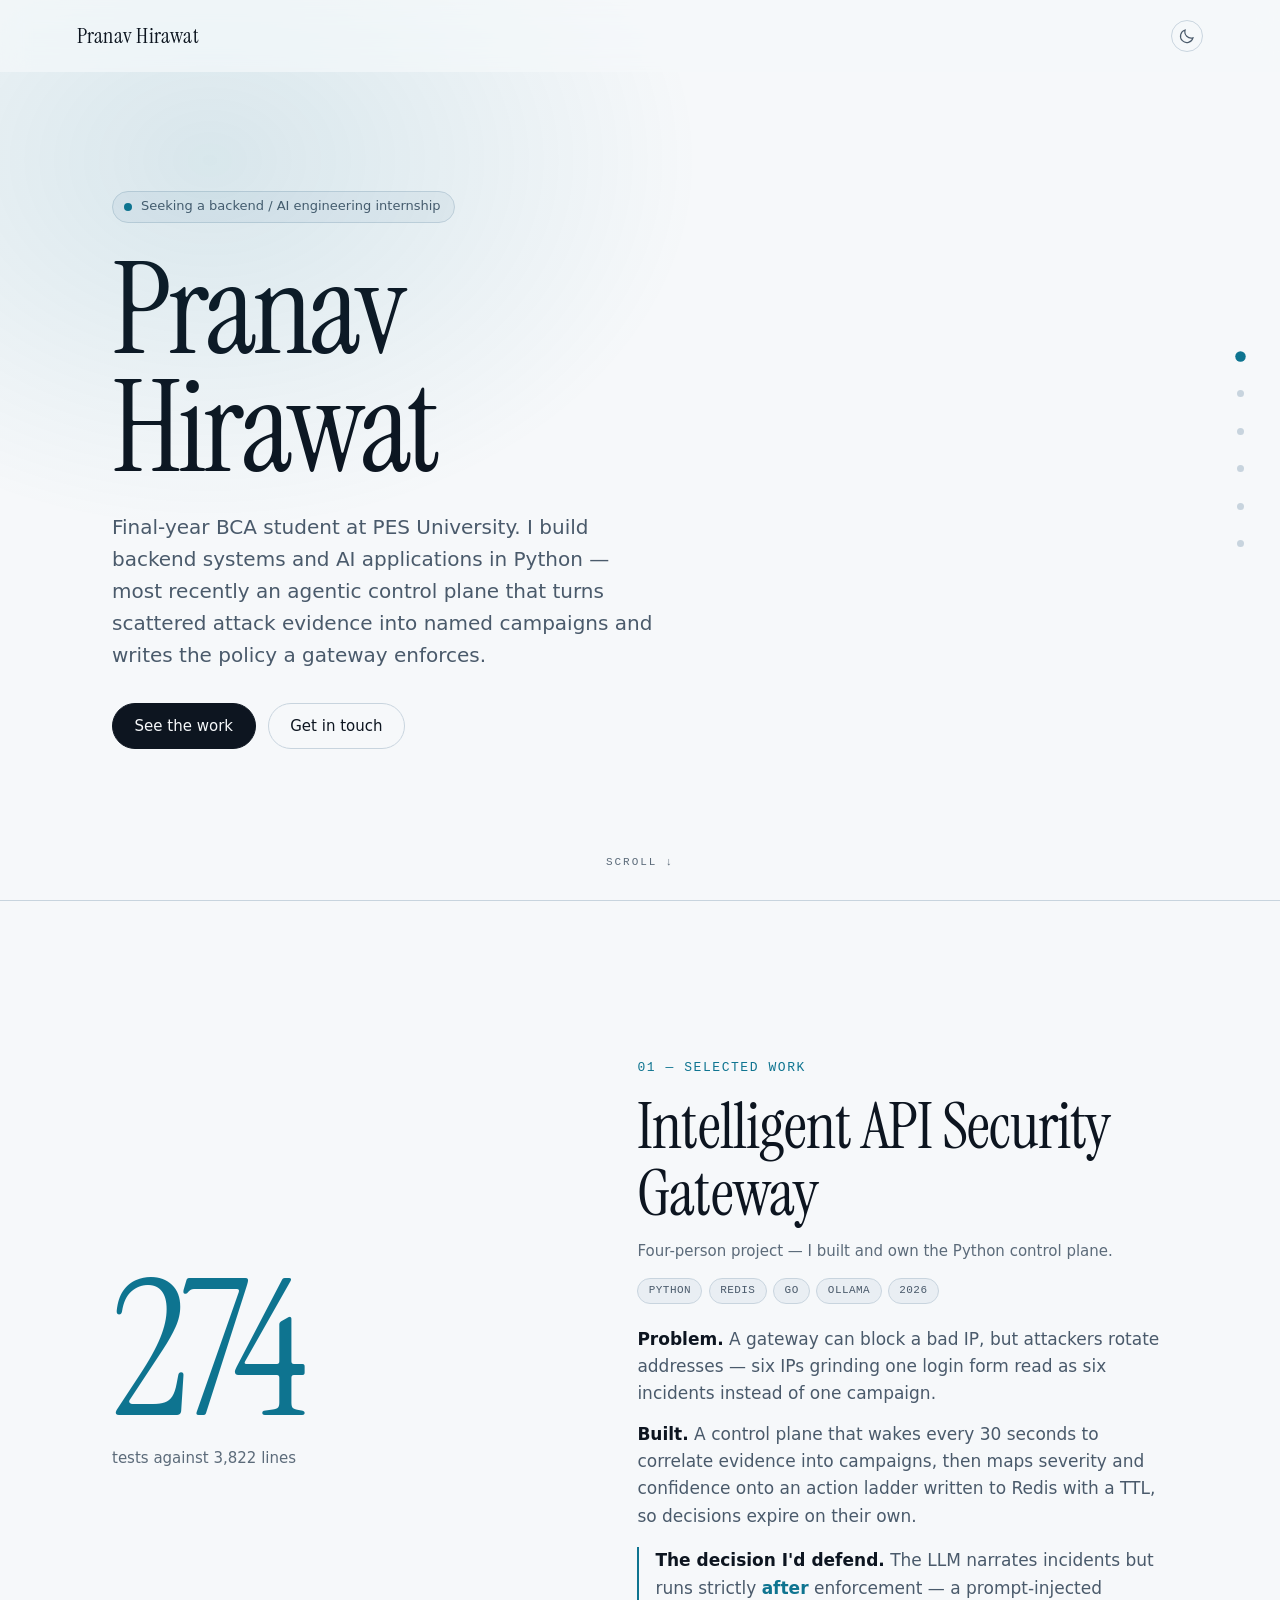
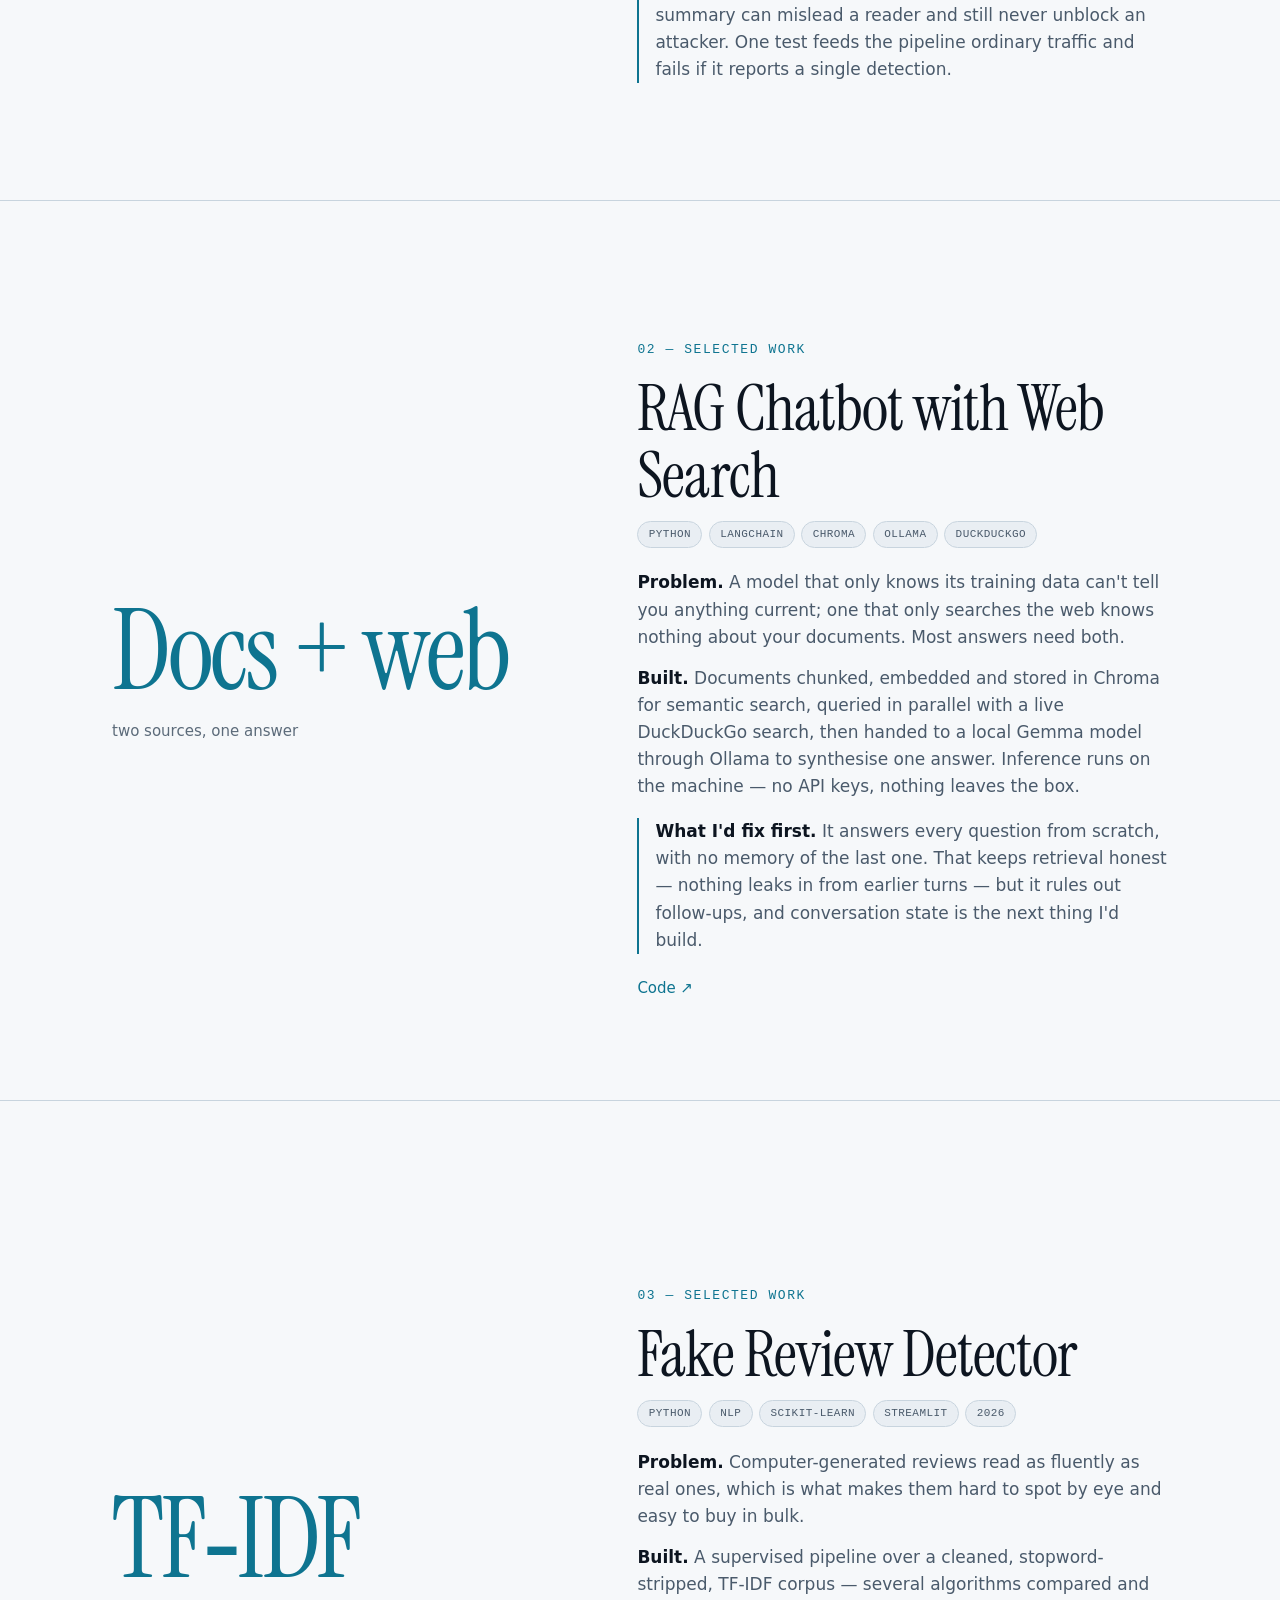
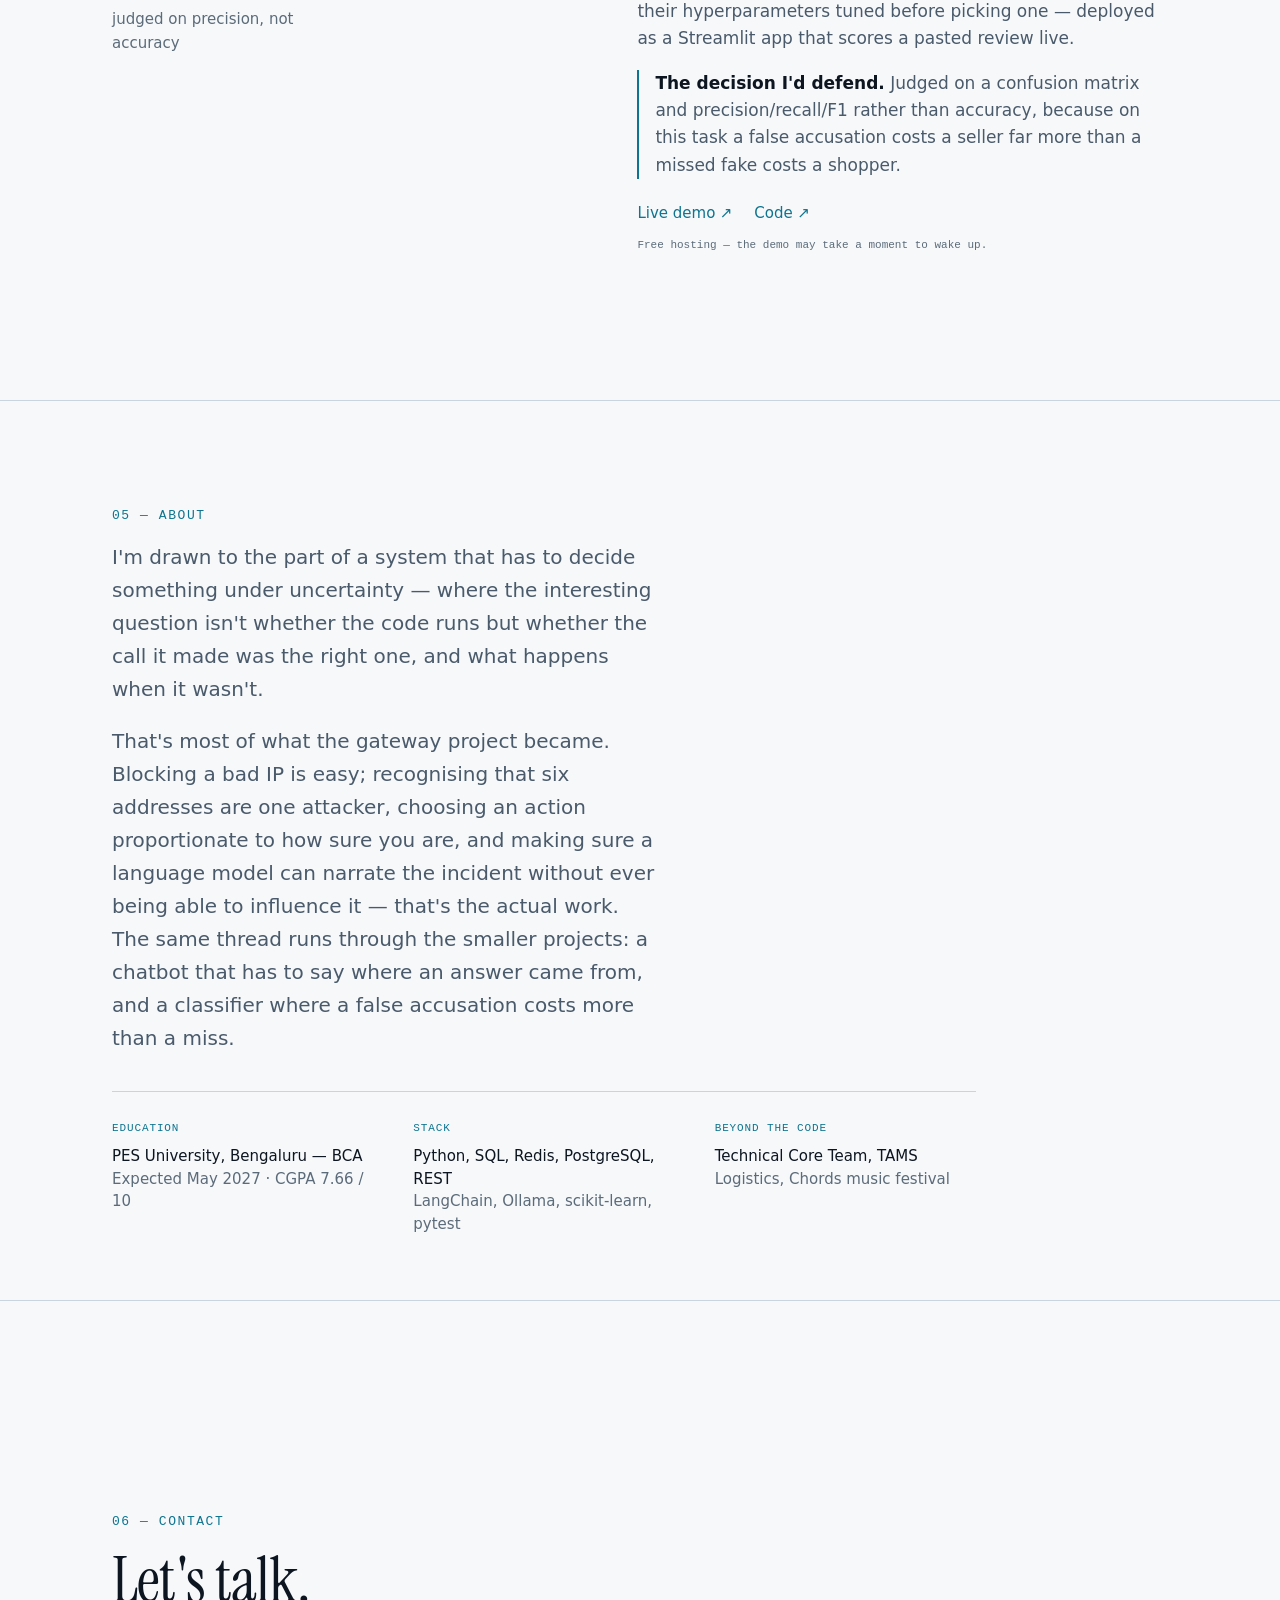
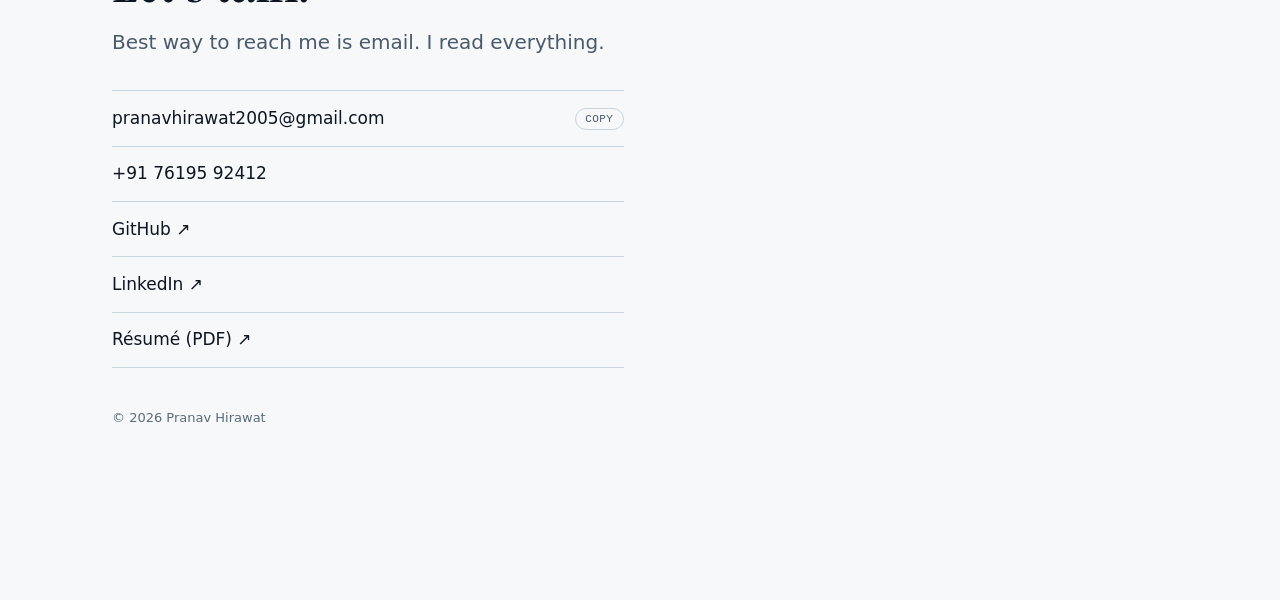
<file: index.html>
<!doctype html>
<html lang="en">
<head>
<meta charset="utf-8">
<meta name="viewport" content="width=device-width, initial-scale=1">
<title>Pranav Hirawat</title>
<meta name="description" content="Pranav Hirawat — final-year BCA student at PES University. I build backend systems and AI applications in Python. Seeking a backend or AI engineering internship.">

<meta property="og:title" content="Pranav Hirawat">
<meta property="og:description" content="Final-year BCA student at PES University. I build backend systems and AI applications in Python.">
<meta property="og:type" content="website">
<meta property="og:url" content="https://pranav-hirawat.github.io/personal_website/">
<!-- TODO: add a 1200x630 preview image at assets/og.png, then uncomment:
<meta property="og:image" content="https://pranav-hirawat.github.io/personal_website/assets/og.png">
<meta name="twitter:card" content="summary_large_image"> -->

<link rel="preconnect" href="https://fonts.googleapis.com">
<link rel="preconnect" href="https://fonts.gstatic.com" crossorigin>
<link href="https://fonts.googleapis.com/css2?family=Instrument+Serif:ital@0;1&display=swap" rel="stylesheet">
<!-- Bump ?v= whenever css/js changes: GitHub Pages caches assets for ~10
     minutes, so without this a returning visitor can get a stale mix. -->
<link rel="stylesheet" href="css/style.css?v=11">
<script src="js/theme.js?v=11"></script>
</head>
<body>

<a class="skip" href="#p-hero">Skip to content</a>
<div class="grain" aria-hidden="true"></div>

<header class="bar">
  <a class="wordmark" href="./">Pranav<span class="surname">&nbsp;Hirawat</span></a>
  <button id="theme-toggle" type="button" aria-label="Switch color theme" title="Switch color theme">
    <svg viewBox="0 0 24 24" aria-hidden="true" width="18" height="18">
      <path class="sun" d="M12 4V2m0 20v-2m8-8h2M2 12h2m13.66-5.66 1.41-1.41M4.93 19.07l1.41-1.41m11.32 0 1.41 1.41M4.93 4.93l1.41 1.41"/>
      <circle class="sun" cx="12" cy="12" r="4"/>
      <path class="moon" d="M20 14.5A8.5 8.5 0 0 1 9.5 4a8.5 8.5 0 1 0 10.5 10.5Z"/>
    </svg>
  </button>
</header>

<!-- Panel rail. Buttons, not links: they move the scroller rather than
     navigating, and JS keeps the pressed state in sync with the panel. -->
<nav class="rail" aria-label="Sections">
  <button type="button" data-to="p-hero"    aria-label="Intro"><span></span></button>
  <button type="button" data-to="p-gateway" aria-label="Intelligent API Security Gateway"><span></span></button>
  <button type="button" data-to="p-rag"     aria-label="RAG chatbot with web search"><span></span></button>
  <button type="button" data-to="p-review"  aria-label="Fake Review Detector"><span></span></button>
  <button type="button" data-to="p-github"  aria-label="GitHub activity"><span></span></button>
  <button type="button" data-to="p-about"   aria-label="About"><span></span></button>
  <button type="button" data-to="p-contact" aria-label="Contact"><span></span></button>
</nav>

<main class="panels">

  <!-- ═══════════════ 0 · Hero ═══════════════ -->
  <section class="panel hero" id="p-hero">
    <div class="glow" aria-hidden="true"><i></i></div>
    <div class="wrap">
      <p class="status anim" data-d="0"><span class="dot" aria-hidden="true"></span> Seeking a backend / AI engineering internship</p>
      <h1 class="anim" data-d="1">
        <span class="line"><span class="split">Pranav</span></span>
        <span class="line"><span class="split">Hirawat</span></span>
      </h1>
      <p class="lede anim" data-d="2">
        Final-year BCA student at PES University. I build backend systems and AI
        applications in Python — most recently an agentic control plane that turns
        scattered attack evidence into named campaigns and writes the policy a
        gateway enforces.
      </p>
      <p class="cta anim" data-d="3">
        <a class="btn" href="#p-gateway">See the work</a>
        <a class="btn ghost" href="#p-contact">Get in touch</a>
      </p>
    </div>
    <p class="cue" aria-hidden="true">scroll <span>↓</span></p>
  </section>

  <!-- ═══════════════ 1 · Gateway ═══════════════ -->
  <section class="panel work" id="p-gateway">
    <div class="wrap">
      <div class="stat anim" data-d="0">
        <b class="tally" data-to="282">282</b>
        <span>tests against 3,822 lines</span>
      </div>
      <div class="body">
        <p class="idx anim" data-d="1">01 — Selected work</p>
        <h2 class="anim" data-d="2">Intelligent API Security Gateway</h2>
        <p class="role anim" data-d="3">Four-person project — I built and own the Python control plane.</p>
        <p class="tags anim" data-d="4">
          <span>Python</span><span>Redis</span><span>Go</span><span>Ollama</span><span>2026</span>
        </p>
        <div class="detail anim" data-d="5">
          <p><b>Problem.</b> A gateway can block a bad IP, but attackers rotate addresses —
            six IPs grinding one login form read as six incidents instead of one campaign.</p>
          <p><b>Built.</b> A control plane that wakes every 30 seconds to correlate evidence
            into campaigns, then maps severity and confidence onto an action ladder written
            to Redis with a TTL, so decisions expire on their own.</p>
          <p class="keyline"><b>The decision I'd defend.</b> The LLM narrates incidents but runs
            strictly <em>after</em> enforcement — a prompt-injected summary can mislead a reader
            and still never unblock an attacker. One test feeds the pipeline ordinary traffic
            and fails if it reports a single detection.</p>
        </div>
      </div>
    </div>
  </section>

  <!-- ═══════════════ 2 · RAG chatbot ═══════════════ -->
  <section class="panel work" id="p-rag">
    <div class="wrap">
      <div class="stat anim" data-d="0">
        <b class="word">Docs&nbsp;+&nbsp;web</b>
        <span>two sources, one answer</span>
      </div>
      <div class="body">
        <p class="idx anim" data-d="1">02 — Selected work</p>
        <h2 class="anim" data-d="2">RAG Chatbot with Web Search</h2>
        <p class="tags anim" data-d="4">
          <span>Python</span><span>LangChain</span><span>Chroma</span><span>Ollama</span><span>DuckDuckGo</span>
        </p>
        <div class="detail anim" data-d="5">
          <p><b>Problem.</b> A model that only knows its training data can't tell you anything
            current; one that only searches the web knows nothing about your documents. Most
            answers need both.</p>
          <p><b>Built.</b> Documents chunked, embedded and stored in Chroma for semantic search,
            queried in parallel with a live DuckDuckGo search, then handed to a local Gemma model
            through Ollama to synthesise one answer. Inference runs on the machine — no API keys,
            nothing leaves the box.</p>
          <p class="keyline"><b>What I'd fix first.</b> It answers every question from scratch,
            with no memory of the last one. That keeps retrieval honest — nothing leaks in from
            earlier turns — but it rules out follow-ups, and conversation state is the next thing
            I'd build.</p>
        </div>
        <p class="links anim" data-d="6">
          <a href="https://github.com/Pranav-Hirawat/ollama-chatbot">Code <span class="arw" aria-hidden="true">↗</span></a>
        </p>
      </div>
    </div>
  </section>

  <!-- ═══════════════ 3 · Review detector ═══════════════ -->
  <section class="panel work" id="p-review">
    <div class="wrap">
      <div class="stat anim" data-d="0">
        <b class="word">TF&#8209;IDF</b>
        <span>judged on precision, not accuracy</span>
      </div>
      <div class="body">
        <p class="idx anim" data-d="1">03 — Selected work</p>
        <h2 class="anim" data-d="2">Fake Review Detector</h2>
        <p class="tags anim" data-d="4">
          <span>Python</span><span>NLP</span><span>scikit-learn</span><span>Streamlit</span><span>2026</span>
        </p>
        <div class="detail anim" data-d="5">
          <p><b>Problem.</b> Computer-generated reviews read as fluently as real ones, which is
            what makes them hard to spot by eye and easy to buy in bulk.</p>
          <p><b>Built.</b> A supervised pipeline over a cleaned, stopword-stripped, TF-IDF
            corpus — several algorithms compared and their hyperparameters tuned before picking
            one — deployed as a Streamlit app that scores a pasted review live.</p>
          <p class="keyline"><b>The decision I'd defend.</b> Judged on a confusion matrix and
            precision/recall/F1 rather than accuracy, because on this task a false accusation
            costs a seller far more than a missed fake costs a shopper.</p>
        </div>
        <p class="links anim" data-d="6">
          <a href="https://fake-review-detector-pranav.streamlit.app/">Live demo <span class="arw" aria-hidden="true">↗</span></a>
          <a href="https://github.com/Pranav-Hirawat/Fake-review-detector">Code <span class="arw" aria-hidden="true">↗</span></a>
        </p>
        <p class="note anim" data-d="7">Free hosting — the demo may take a moment to wake up.</p>
      </div>
    </div>
  </section>

  <!-- ═══════════════ 4 · GitHub ═══════════════ -->
  <section class="panel gh" id="p-github" hidden>
    <div class="wrap">
      <p class="idx anim" data-d="0">04 — Activity</p>
      <h2 class="anim" data-d="1">GitHub</h2>
      <div class="gh-graph-wrap anim" data-d="2">
        <p class="gh-total" id="gh-total"></p>
        <div class="gh-scroll">
          <svg id="gh-graph" class="gh-graph" role="img" aria-label="Contribution activity over the last year"></svg>
        </div>
        <p class="gh-legend">
          <span>Less</span>
          <i data-level="0"></i><i data-level="1"></i><i data-level="2"></i><i data-level="3"></i><i data-level="4"></i>
          <span>More</span>
        </p>
      </div>
      <ul class="gh-repos anim" id="gh-repos" data-d="3"></ul>
      <p class="links anim" data-d="4">
        <a href="https://github.com/Pranav-Hirawat">All repositories <span class="arw" aria-hidden="true">↗</span></a>
      </p>
    </div>
  </section>

  <!-- ═══════════════ 5 · About ═══════════════ -->
  <section class="panel about" id="p-about">
    <div class="wrap">
      <p class="idx anim" data-d="0">05 — About</p>
      <div class="prose">
        <p class="anim" data-d="1">I'm drawn to the part of a system that has to decide something
          under uncertainty — where the interesting question isn't whether the code runs but
          whether the call it made was the right one, and what happens when it wasn't.</p>
        <p class="anim" data-d="2">That's most of what the gateway project became. Blocking a bad IP
          is easy; recognising that six addresses are one attacker, choosing an action
          proportionate to how sure you are, and making sure a language model can narrate the
          incident without ever being able to influence it — that's the actual work. The same
          thread runs through the smaller projects: a chatbot that has to say where an answer
          came from, and a classifier where a false accusation costs more than a miss.</p>
      </div>

      <dl class="facts anim" data-d="3">
        <div>
          <dt>Education</dt>
          <dd>PES University, Bengaluru — BCA<br><span>Expected May 2027 · CGPA 7.66 / 10</span></dd>
        </div>
        <div>
          <dt>Stack</dt>
          <dd>Python, SQL, Redis, PostgreSQL, REST<br><span>LangChain, Ollama, scikit-learn, pytest</span></dd>
        </div>
        <div>
          <dt>Beyond the code</dt>
          <dd>Technical Core Team, TAMS<br><span>Logistics, Chords music festival</span></dd>
        </div>
      </dl>
    </div>
  </section>

  <!-- ═══════════════ 6 · Contact ═══════════════ -->
  <section class="panel contact" id="p-contact">
    <div class="wrap">
      <p class="idx anim" data-d="0">06 — Contact</p>
      <h2 class="anim" data-d="1">Let's talk.</h2>
      <p class="lede anim" data-d="2">Best way to reach me is email. I read everything.</p>
      <ul class="links-list anim" data-d="3">
        <li class="with-copy">
          <a href="mailto:pranavhirawat2005@gmail.com">pranavhirawat2005@gmail.com</a>
          <button type="button" class="copy" data-copy="pranavhirawat2005@gmail.com">Copy</button>
        </li>
        <li><a href="tel:+917619592412">+91 76195 92412</a></li>
        <li><a href="https://github.com/Pranav-Hirawat">GitHub <span class="arw" aria-hidden="true">↗</span></a></li>
        <li><a href="https://www.linkedin.com/in/pranavhirawat/">LinkedIn <span class="arw" aria-hidden="true">↗</span></a></li>
        <li><a href="assets/Pranav-Hirawat-Resume.pdf">Résumé (PDF) <span class="arw" aria-hidden="true">↗</span></a></li>
      </ul>
      <p class="foot anim" data-d="4">© <span id="year">2026</span> Pranav Hirawat</p>
    </div>
  </section>

</main>

<script>document.getElementById('year').textContent = new Date().getFullYear();</script>
<script src="js/github.js?v=11" defer></script>
<script src="js/motion.js?v=11" defer></script>
</body>
</html>
</file>
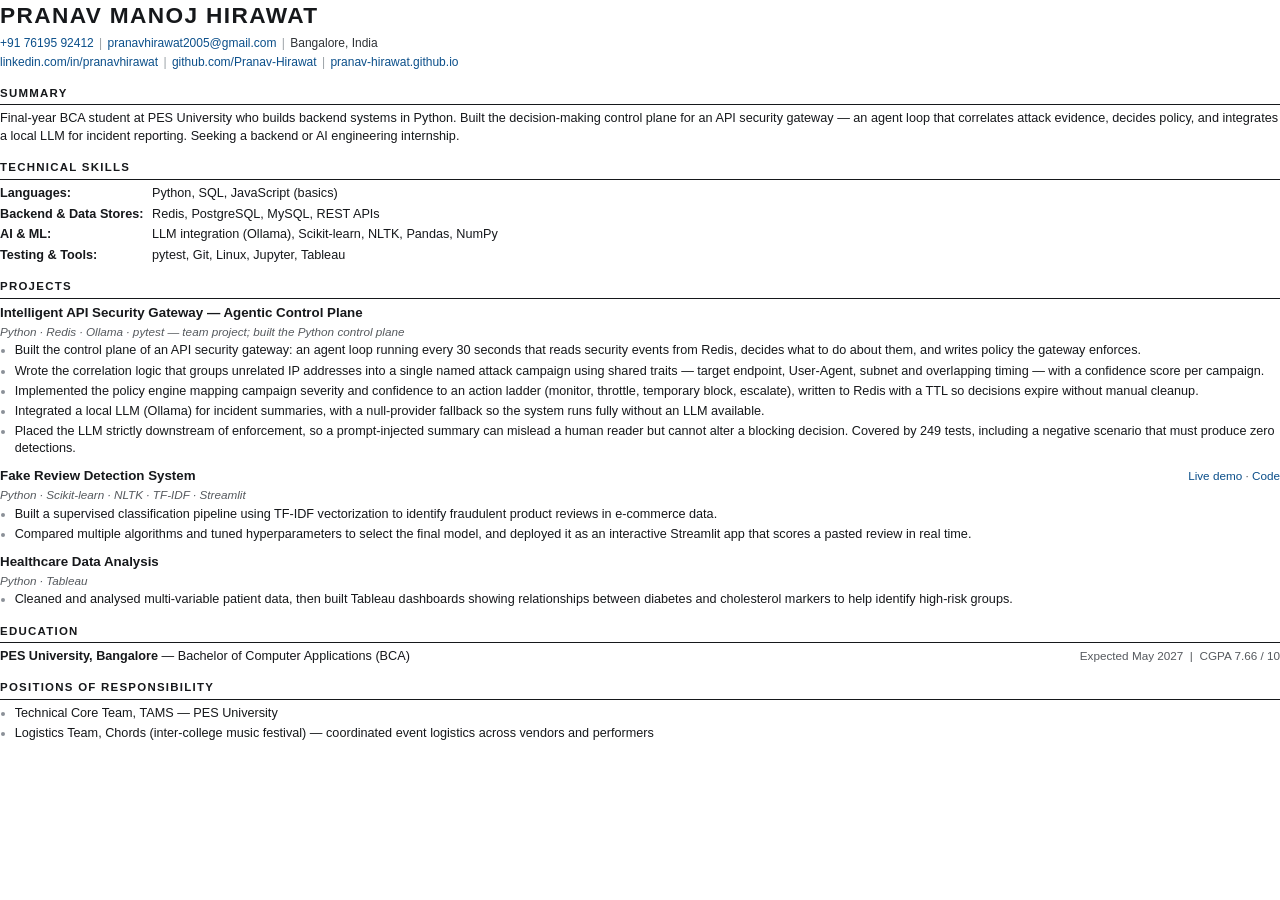
<file: assets/resume.html>
<!doctype html>
<html lang="en">
<head>
<meta charset="utf-8">
<title>Pranav Manoj Hirawat — Résumé</title>
<style>
  /* Single column, real text, standard headings — parses cleanly in an ATS. */
  @page { size: A4; margin: 12mm 14mm; }

  * { box-sizing: border-box; }

  body {
    margin: 0;
    font-family: "Helvetica Neue", Helvetica, Arial, sans-serif;
    font-size: 9.5pt;
    line-height: 1.38;
    color: #16181b;
  }

  a { color: #0b4f8a; text-decoration: none; }

  h1 {
    font-size: 17pt;
    font-weight: 700;
    letter-spacing: .06em;
    margin: 0 0 3pt;
  }

  .contact { font-size: 9pt; color: #2f3236; margin: 0 0 2pt; }
  .contact .sep { color: #9aa0a6; padding: 0 4pt; }

  h2 {
    font-size: 8.6pt;
    font-weight: 700;
    letter-spacing: .11em;
    margin: 11pt 0 4pt;
    padding-bottom: 2pt;
    border-bottom: .9pt solid #16181b;
  }

  .role { display: flex; justify-content: space-between; align-items: baseline; gap: 10pt; }
  .role-title { font-weight: 700; font-size: 10pt; }
  .role-date { font-size: 8.8pt; color: #55595e; white-space: nowrap; }
  .stack { font-size: 8.8pt; color: #55595e; font-style: italic; margin: 1pt 0 2pt; }

  ul { margin: 2pt 0 0; padding-left: 11pt; }
  li { margin-bottom: 2pt; }
  li::marker { color: #8b9098; }

  .entry { margin-bottom: 7pt; }
  .entry:last-child { margin-bottom: 0; }

  .skills div { margin-bottom: 2.4pt; display: flex; gap: 6pt; }
  .skills b { flex: 0 0 108pt; font-weight: 700; }

  .edu { display: flex; justify-content: space-between; align-items: baseline; gap: 10pt; }
  p { margin: 0; }
</style>
</head>
<body>

<h1>PRANAV MANOJ HIRAWAT</h1>
<p class="contact">
  <a href="tel:+917619592412">+91 76195 92412</a><span class="sep">|</span><a href="mailto:pranavhirawat2005@gmail.com">pranavhirawat2005@gmail.com</a><span class="sep">|</span>Bangalore, India
</p>
<p class="contact">
  <a href="https://www.linkedin.com/in/pranavhirawat/">linkedin.com/in/pranavhirawat</a><span class="sep">|</span><a href="https://github.com/Pranav-Hirawat">github.com/Pranav-Hirawat</a><span class="sep">|</span><a href="https://pranav-hirawat.github.io/personal_website/">pranav-hirawat.github.io</a>
</p>

<h2>SUMMARY</h2>
<p>
  Final-year BCA student at PES University who builds backend systems in Python. Built the
  decision-making control plane for an API security gateway — an agent loop that correlates attack
  evidence, decides policy, and integrates a local LLM for incident reporting. Seeking a backend or
  AI engineering internship.
</p>

<h2>TECHNICAL SKILLS</h2>
<div class="skills">
  <div><b>Languages:</b><span>Python, SQL, JavaScript (basics)</span></div>
  <div><b>Backend &amp; Data Stores:</b><span>Redis, PostgreSQL, MySQL, REST APIs</span></div>
  <div><b>AI &amp; ML:</b><span>LLM integration (Ollama), Scikit-learn, NLTK, Pandas, NumPy</span></div>
  <div><b>Testing &amp; Tools:</b><span>pytest, Git, Linux, Jupyter, Tableau</span></div>
</div>

<h2>PROJECTS</h2>

<div class="entry">
  <div class="role">
    <span class="role-title">Intelligent API Security Gateway — Agentic Control Plane</span>
  </div>
  <p class="stack">Python · Redis · Ollama · pytest — team project; built the Python control plane</p>
  <ul>
    <li>Built the control plane of an API security gateway: an agent loop running every 30 seconds that reads security events from Redis, decides what to do about them, and writes policy the gateway enforces.</li>
    <li>Wrote the correlation logic that groups unrelated IP addresses into a single named attack campaign using shared traits — target endpoint, User-Agent, subnet and overlapping timing — with a confidence score per campaign.</li>
    <li>Implemented the policy engine mapping campaign severity and confidence to an action ladder (monitor, throttle, temporary block, escalate), written to Redis with a TTL so decisions expire without manual cleanup.</li>
    <li>Integrated a local LLM (Ollama) for incident summaries, with a null-provider fallback so the system runs fully without an LLM available.</li>
    <li>Placed the LLM strictly downstream of enforcement, so a prompt-injected summary can mislead a human reader but cannot alter a blocking decision. Covered by 249 tests, including a negative scenario that must produce zero detections.</li>
  </ul>
</div>

<div class="entry">
  <div class="role">
    <span class="role-title">Fake Review Detection System</span>
    <span class="role-date"><a href="https://fake-review-detector-pranav.streamlit.app/">Live demo</a> · <a href="https://github.com/Pranav-Hirawat/Fake-review-detector">Code</a></span>
  </div>
  <p class="stack">Python · Scikit-learn · NLTK · TF-IDF · Streamlit</p>
  <ul>
    <li>Built a supervised classification pipeline using TF-IDF vectorization to identify fraudulent product reviews in e-commerce data.</li>
    <li>Compared multiple algorithms and tuned hyperparameters to select the final model, and deployed it as an interactive Streamlit app that scores a pasted review in real time.</li>
  </ul>
</div>

<div class="entry">
  <div class="role">
    <span class="role-title">Healthcare Data Analysis</span>
  </div>
  <p class="stack">Python · Tableau</p>
  <ul>
    <li>Cleaned and analysed multi-variable patient data, then built Tableau dashboards showing relationships between diabetes and cholesterol markers to help identify high-risk groups.</li>
  </ul>
</div>

<h2>EDUCATION</h2>
<div class="edu">
  <span><b>PES University, Bangalore</b> — Bachelor of Computer Applications (BCA)</span>
  <span class="role-date">Expected May 2027 &nbsp;|&nbsp; CGPA 7.66 / 10</span>
</div>

<h2>POSITIONS OF RESPONSIBILITY</h2>
<ul>
  <li>Technical Core Team, TAMS — PES University</li>
  <li>Logistics Team, Chords (inter-college music festival) — coordinated event logistics across vendors and performers</li>
</ul>

</body>
</html>
</file>
<file: css/style.css>
/* ============================================================
   Tokens
   Light is the base. Dark is redefined twice: the system
   preference (unless the user explicitly chose light) and the
   explicit [data-theme="dark"] override from the toggle.
   ============================================================ */

:root {
  --bg:        #f6f8fa;
  --bg-sunk:   #e9eef3;
  --fg:        #0d1520;
  --fg-muted:  #4a5a6b;
  --fg-faint:  #5c6b7a;
  --rule:      #c8d4de;
  --accent:    #0e7490;
  --accent-rgb: 14, 116, 144;
  --accent-bg: #dbeef4;

  --header-bg: rgba(246, 248, 250, .7);
  --glow:      rgba(14, 116, 144, .13);
  --grain:     .03;
  --shadow:    0 1px 2px rgba(13, 21, 32, .07), 0 10px 30px rgba(13, 21, 32, .1);

  /* Eight steps, each with a distinct job. */
  --t-2xs:  .6875rem;
  --t-xs:   .8125rem;
  --t-sm:   .9375rem;
  --t-base: 1.0625rem;
  --t-md:   1.25rem;
  --t-lg:   2rem;
  --t-display: clamp(2.75rem, min(11vw, 19vh), 8rem);
  --t-stat:    clamp(3rem, min(15vw, 21vh), 12rem);

  --font-display: "Instrument Serif", Georgia, "Times New Roman", serif;
  --font-body: system-ui, -apple-system, "Segoe UI", Roboto, Helvetica, Arial, sans-serif;
  --font-mono: ui-monospace, SFMono-Regular, "SF Mono", Menlo, Consolas, monospace;

  --measure: 34rem;
  --page: 66rem;
  --gutter: clamp(1.25rem, 6vw, 5rem);
  --bar-h: 4.5rem;

  --ease: cubic-bezier(.22, .61, .36, 1);
}

@media (prefers-color-scheme: dark) {
  :root:not([data-theme="light"]) {
    --bg:        #0b1119;
    --bg-sunk:   #141d28;
    --fg:        #e6edf3;
    --fg-muted:  #93a4b5;
    --fg-faint:  #7a8b9c;
    --rule:      #253444;
    --accent:    #38bdf8;
    --accent-rgb: 56, 189, 248;
    --accent-bg: #10283a;

    --header-bg: rgba(11, 17, 25, .7);
    --glow:      rgba(56, 189, 248, .15);
    --grain:     .045;
    --shadow:    0 1px 2px rgba(0, 0, 0, .45), 0 10px 30px rgba(0, 0, 0, .45);
  }
}

:root[data-theme="dark"] {
  --bg:        #0b1119;
  --bg-sunk:   #141d28;
  --fg:        #e6edf3;
  --fg-muted:  #93a4b5;
  --fg-faint:  #7a8b9c;
  --rule:      #253444;
  --accent:    #38bdf8;
  --accent-rgb: 56, 189, 248;
  --accent-bg: #10283a;

  --header-bg: rgba(11, 17, 25, .7);
  --glow:      rgba(56, 189, 248, .15);
  --grain:     .045;
  --shadow:    0 1px 2px rgba(0, 0, 0, .45), 0 10px 30px rgba(0, 0, 0, .45);
}

/* ============================================================
   Base
   ============================================================ */

*, *::before, *::after { box-sizing: border-box; }

html {
  -webkit-text-size-adjust: 100%;
  scroll-behavior: smooth;
  /* proximity, not mandatory: a panel taller than the viewport (long project
     text, short laptop screens) must stay freely scrollable rather than
     fighting the user back to a snap point. */
  scroll-snap-type: y proximity;
}

@media (prefers-reduced-motion: reduce) {
  html {
    scroll-behavior: auto;
    scroll-snap-type: none;   /* snapping is itself motion */
  }
  *, *::before, *::after { animation-duration: .01ms !important; transition-duration: .01ms !important; }
  .glow i, .status .dot, .cue span { animation: none !important; }
}

body {
  margin: 0;
  background: var(--bg);
  color: var(--fg);
  font-family: var(--font-body);
  font-size: var(--t-base);
  line-height: 1.6;
  -webkit-font-smoothing: antialiased;
}

img, svg { max-width: 100%; }
a { color: inherit; }
::selection { background: var(--accent-bg); color: var(--fg); }

:focus-visible { outline: 2px solid var(--accent); outline-offset: 3px; border-radius: 3px; }

.skip { position: absolute; left: -9999px; }
.skip:focus {
  left: var(--gutter); top: 1rem; z-index: 60;
  background: var(--bg); border: 1px solid var(--rule);
  padding: .5rem .9rem; border-radius: 6px; text-decoration: none;
}

.grain {
  position: fixed; inset: 0; z-index: 1;
  pointer-events: none; opacity: var(--grain); mix-blend-mode: overlay;
  background-image: url("data:image/svg+xml,%3Csvg xmlns='http://www.w3.org/2000/svg' width='140' height='140'%3E%3Cfilter id='n'%3E%3CfeTurbulence type='fractalNoise' baseFrequency='.85' numOctaves='3' stitchTiles='stitch'/%3E%3C/filter%3E%3Crect width='100%25' height='100%25' filter='url(%23n)'/%3E%3C/svg%3E");
}

/* ============================================================
   Fixed chrome: top bar + panel rail
   ============================================================ */

.bar {
  position: fixed; top: 0; left: 0; right: 0; z-index: 40;
  display: flex; align-items: center; justify-content: space-between;
  height: var(--bar-h);
  padding-inline: var(--gutter);
  background: var(--header-bg);
  -webkit-backdrop-filter: saturate(1.6) blur(14px);
  backdrop-filter: saturate(1.6) blur(14px);
  border-bottom: 1px solid transparent;
  transition: border-color .4s var(--ease);
}
.bar.is-past { border-bottom-color: var(--rule); }

.wordmark {
  font-family: var(--font-display);
  font-size: 1.375rem; letter-spacing: .01em; text-decoration: none;
  transition: color .2s var(--ease);
}
.wordmark:hover { color: var(--accent); }

#theme-toggle {
  display: grid; place-items: center;
  width: 2rem; height: 2rem; padding: 0;
  font-size: var(--t-sm);
  border: 1px solid var(--rule); border-radius: 50%;
  background: transparent; color: var(--fg-muted); cursor: pointer;
  transition: color .2s var(--ease), border-color .2s var(--ease), transform .4s var(--ease);
}
#theme-toggle:hover { color: var(--accent); border-color: var(--accent); transform: rotate(45deg); }
#theme-toggle svg { fill: none; stroke: currentColor; stroke-width: 1.6; stroke-linecap: round; }

.sun { display: none; }
@media (prefers-color-scheme: dark) {
  :root:not([data-theme="light"]) .sun  { display: inline; }
  :root:not([data-theme="light"]) .moon { display: none; }
}
:root[data-theme="dark"] .sun { display: inline; }
:root[data-theme="dark"] .moon { display: none; }
:root[data-theme="light"] .sun { display: none; }
:root[data-theme="light"] .moon { display: inline; }

/* Dot rail down the right edge. */
.rail {
  position: fixed; z-index: 40;
  right: clamp(.85rem, 2.2vw, 1.75rem); top: 50%;
  transform: translateY(-50%);
  display: flex; flex-direction: column; gap: .85rem;
}
.rail button {
  width: 1.5rem; height: 1.5rem; padding: 0;
  display: grid; place-items: center;
  background: none; border: 0; cursor: pointer;
}
.rail span {
  display: block; width: 7px; height: 7px; border-radius: 50%;
  background: var(--rule);
  transition: background .3s var(--ease), transform .3s var(--ease);
}
.rail button:hover span { background: var(--fg-muted); transform: scale(1.3); }
.rail button[aria-current="true"] span {
  background: var(--accent);
  transform: scale(1.5);
}

/* ============================================================
   Panels
   ============================================================ */

.panels { position: relative; z-index: 2; }

.panel {
  scroll-snap-align: start;
  min-height: 100svh;
  display: grid;
  align-items: center;
  padding: calc(var(--bar-h) + 2rem) var(--gutter) 4rem;
  position: relative;
}
/* Hairline between panels rather than a hard edge. */
.panel + .panel { border-top: 1px solid var(--rule); }

.wrap { width: 100%; min-width: 0; max-width: var(--page); margin-inline: auto; }

.idx {
  font-family: var(--font-mono);
  font-size: var(--t-xs);
  letter-spacing: .12em; text-transform: uppercase;
  color: var(--accent);
  margin: 0 0 .9rem;
}

.panel h2 {
  font-family: var(--font-display);
  font-weight: 400;
  font-size: clamp(2.25rem, 6vw, 4rem);
  line-height: 1.05;
  letter-spacing: -.015em;
  margin: 0 0 .75rem;
}

/* ---- Hero ---- */

.hero { overflow: hidden; }

.glow {
  position: absolute; inset: -20% -10% auto -10%; height: 90%;
  pointer-events: none; overflow: hidden;
}
.glow i {
  position: absolute; inset: 0;
  background: radial-gradient(45rem 34rem at 22% 42%, var(--glow) 0%, transparent 68%);
  animation: drift 24s var(--ease) infinite alternate;
}
@keyframes drift {
  from { transform: translate3d(0,0,0) scale(1); }
  to   { transform: translate3d(5%, 3%, 0) scale(1.14); }
}

.status {
  display: inline-flex; align-items: center; gap: .55rem;
  margin: 0 0 1.75rem; padding: .3rem .85rem .3rem .7rem;
  border: 1px solid var(--rule); border-radius: 999px;
  background: var(--bg-sunk);
  font-size: var(--t-xs); color: var(--fg-muted);
}
.status .dot {
  width: .5rem; height: .5rem; border-radius: 50%;
  background: var(--accent);
  animation: pulse 2.4s var(--ease) infinite;
}
@keyframes pulse {
  0%        { box-shadow: 0 0 0 0 var(--glow); }
  70%, 100% { box-shadow: 0 0 0 .6rem transparent; }
}

.hero h1 {
  font-family: var(--font-display);
  font-weight: 400;
  font-size: var(--t-display);
  line-height: .92;
  letter-spacing: -.03em;
  margin: 0 0 1.5rem;
}
.hero h1 .line { display: block; overflow: hidden; padding-bottom: .1em; margin-bottom: -.1em; }
.hero h1 .split { display: block; }
.hero h1 .word { display: inline-block; white-space: nowrap; }
.hero h1 .ch { display: inline-block; }

.lede {
  max-width: var(--measure);
  font-size: var(--t-md);
  color: var(--fg-muted);
  margin: 0 0 2rem;
}

.cta { display: flex; flex-wrap: wrap; gap: .75rem; margin: 0; }

.btn {
  display: inline-block;
  padding: .65rem 1.35rem;
  border-radius: 999px;
  border: 1px solid var(--fg);
  background: var(--fg); color: var(--bg);
  font-size: var(--t-sm); text-decoration: none;
  transform: translate(var(--mx, 0px), var(--my, 0px));
  transition: transform .25s var(--ease), box-shadow .25s var(--ease),
              background .25s var(--ease), border-color .25s var(--ease), color .25s var(--ease);
}
.btn:hover { transform: translate(var(--mx, 0px), calc(var(--my, 0px) - 2px)); box-shadow: var(--shadow); }
.btn.ghost { background: transparent; color: var(--fg); border-color: var(--rule); }
.btn.ghost:hover { background: var(--bg-sunk); border-color: var(--fg); }

.cue {
  position: absolute; bottom: 1.75rem; left: 50%;
  transform: translateX(-50%);
  margin: 0;
  font-family: var(--font-mono);
  font-size: var(--t-2xs); letter-spacing: .18em; text-transform: uppercase;
  color: var(--fg-faint);
  display: flex; align-items: center; gap: .5rem;
}
.cue span { display: inline-block; animation: nudge 2s var(--ease) infinite; }
@keyframes nudge {
  0%, 100% { transform: translateY(0); opacity: .5; }
  50%      { transform: translateY(4px); opacity: 1; }
}

/* ---- Work panels: big stat beside the detail ---- */

.work .wrap {
  display: grid;
  grid-template-columns: minmax(0, 1fr) minmax(0, 1.15fr);
  gap: clamp(2rem, 5vw, 4.5rem);
  align-items: center;
}

.stat { min-width: 0; }
.stat b {
  display: block;
  font-family: var(--font-display);
  font-weight: 400;
  font-size: var(--t-stat);
  line-height: .85;
  letter-spacing: -.04em;
  color: var(--accent);
  font-variant-numeric: tabular-nums;
}
/* Word stats ("On-device", "Docs + web") need their own scale. At the number
   size a short phrase is far wider than its column, and because the glyphs
   overflow the block box rather than widening it, nothing in the layout
   pushes back — the ink just runs across the body copy. */
.stat b.word {
  font-size: clamp(2.5rem, min(9vw, 12.5vh), 7rem);
  line-height: .95;
  letter-spacing: -.03em;
}

.stat > span {
  display: block;
  margin-top: .9rem;
  max-width: 15rem;
  font-size: var(--t-sm);
  color: var(--fg-faint);
}

.role { margin: 0 0 .9rem; font-size: var(--t-sm); color: var(--fg-faint); }

.tags { display: flex; flex-wrap: wrap; gap: .4rem; margin: 0 0 1.35rem; }
.tags span {
  font-family: var(--font-mono);
  font-size: var(--t-2xs);
  letter-spacing: .04em; text-transform: uppercase;
  color: var(--fg-muted);
  background: var(--bg-sunk);
  border: 1px solid var(--rule);
  border-radius: 999px;
  padding: .22rem .65rem;
}

.detail p { margin: 0 0 .85rem; color: var(--fg-muted); }
.detail p:last-child { margin-bottom: 0; }
.detail b { color: var(--fg); font-weight: 600; }
.detail em { color: var(--accent); font-style: normal; font-weight: 600; }

.keyline {
  border-left: 2px solid var(--accent);
  padding-left: 1rem;
  margin-top: 1.1rem !important;
}

.links { display: flex; flex-wrap: wrap; gap: 1.35rem; margin: 1.4rem 0 0; font-size: var(--t-sm); }
.links a {
  color: var(--accent); text-decoration: none;
  border-bottom: 1px solid transparent;
  transition: border-color .2s var(--ease);
}
.links a:hover { border-bottom-color: currentColor; }
.arw { display: inline-block; transition: transform .25s var(--ease); }
a:hover .arw { transform: translate(2px, -2px); }

/* ---- GitHub panel ---- */

.gh-total { margin: 0 0 .9rem; font-size: var(--t-sm); color: var(--fg-muted); }
.gh-count { font-variant-numeric: tabular-nums; color: var(--fg); font-weight: 600; }

.gh-graph-wrap { position: relative; }
.gh-scroll { overflow-x: auto; padding-bottom: .35rem; }
/* Opt out of the global svg cap: squashed to fit, a year of squares becomes
   ~4px each and unreadable. Full size and scroll, like GitHub's own. */
.gh-graph { display: block; max-width: none; }
.gh-graph rect { stroke: var(--rule); stroke-width: .5; }
.gh-graph rect[data-level="0"] { fill: var(--bg-sunk); }
.gh-graph rect[data-level="1"] { fill: rgba(var(--accent-rgb), .28); }
.gh-graph rect[data-level="2"] { fill: rgba(var(--accent-rgb), .5); }
.gh-graph rect[data-level="3"] { fill: rgba(var(--accent-rgb), .74); }
.gh-graph rect[data-level="4"] { fill: rgb(var(--accent-rgb)); }
.gh-month { fill: var(--fg-faint); font-family: var(--font-mono); font-size: 10px; }

.gh-tip {
  position: absolute; z-index: 5; pointer-events: none; white-space: nowrap;
  padding: .3rem .55rem; border-radius: 6px;
  border: 1px solid var(--rule); background: var(--bg-sunk);
  box-shadow: var(--shadow);
  font-family: var(--font-mono); font-size: var(--t-2xs); color: var(--fg);
  opacity: 0; transform: translateY(3px);
  transition: opacity .16s var(--ease), transform .16s var(--ease);
}
.gh-tip.is-on { opacity: 1; transform: none; }

.gh-legend {
  display: flex; align-items: center; gap: .3rem; margin: .7rem 0 0;
  font-family: var(--font-mono); font-size: var(--t-2xs); color: var(--fg-faint);
}
.gh-legend i { width: 11px; height: 11px; border-radius: 2px; border: .5px solid var(--rule); }
.gh-legend i[data-level="0"] { background: var(--bg-sunk); }
.gh-legend i[data-level="1"] { background: rgba(var(--accent-rgb), .28); }
.gh-legend i[data-level="2"] { background: rgba(var(--accent-rgb), .5); }
.gh-legend i[data-level="3"] { background: rgba(var(--accent-rgb), .74); }
.gh-legend i[data-level="4"] { background: rgb(var(--accent-rgb)); }

.gh-repos {
  list-style: none; padding: 0;
  margin: 1.75rem 0 0;
  display: grid;
  grid-template-columns: repeat(auto-fill, minmax(14rem, 1fr));
  gap: .75rem;
}
.gh-repo {
  background: var(--bg); border: 1px solid var(--rule); border-radius: 10px;
  padding: .9rem 1rem;
  transition: background .25s var(--ease), border-color .25s var(--ease);
}
.gh-repo:hover { background: var(--bg-sunk); border-color: var(--fg-faint); }
.gh-repo-name {
  font-family: var(--font-mono); font-size: var(--t-sm); color: var(--accent);
  text-decoration: none; border-bottom: 1px solid transparent;
  transition: border-color .2s var(--ease);
}
.gh-repo-name:hover { border-bottom-color: currentColor; }
.gh-repo-desc { margin: .45rem 0 0; font-size: var(--t-sm); line-height: 1.45; color: var(--fg-muted); }
.gh-repo-meta {
  display: flex; flex-wrap: wrap; gap: .8rem; margin: .55rem 0 0;
  font-family: var(--font-mono); font-size: var(--t-2xs); color: var(--fg-faint);
}

/* A quiet caveat under a link — free hosting sleeps, and a visitor who hits a
   "Zzzz" screen with no warning reads it as a broken link. */
.note {
  margin: .7rem 0 0;
  font-family: var(--font-mono); font-size: var(--t-2xs);
  color: var(--fg-faint);
}

/* ---- About / Contact ---- */

/* Three short columns of hard facts under the prose. Auto-fit rather than a
   fixed count so they stack on their own before the text gets squeezed. */
.facts {
  display: grid; gap: 1.5rem 2.5rem;
  grid-template-columns: repeat(auto-fit, minmax(min(13rem, 100%), 1fr));
  min-width: 0;
  margin: 2.25rem 0 0; padding-top: 1.75rem;
  border-top: 1px solid var(--rule);
  max-width: 54rem;
}
.facts dt {
  font-family: var(--font-mono); font-size: var(--t-2xs);
  letter-spacing: .08em; text-transform: uppercase;
  color: var(--accent); margin-bottom: .5rem;
}
.facts dd { margin: 0; font-size: var(--t-sm); color: var(--fg); line-height: 1.5; }
.facts dd span { color: var(--fg-faint); }

.prose { max-width: var(--measure); }
.prose p { margin: 0 0 1.2rem; color: var(--fg-muted); font-size: var(--t-md); line-height: 1.65; }
.prose p:last-child { margin-bottom: 0; }

.links-list { list-style: none; margin: 1.5rem 0 0; padding: 0; max-width: 32rem; }
.links-list li { border-top: 1px solid var(--rule); position: relative; overflow: hidden; }
.links-list li:last-of-type { border-bottom: 1px solid var(--rule); }
.links-list a {
  display: block; padding: .85rem 0; text-decoration: none; color: var(--fg);
  transition: color .25s var(--ease), padding-left .25s var(--ease);
}
.links-list a:hover { color: var(--accent); padding-left: .6rem; }
.links-list li::after {
  content: ""; position: absolute; left: 0; bottom: 0; width: 100%; height: 1px;
  background: var(--accent); transform: scaleX(0); transform-origin: 0 50%;
  transition: transform .45s var(--ease);
}
.links-list li:hover::after { transform: scaleX(1); }

.links-list li.with-copy { display: flex; align-items: center; gap: 1rem; }
.links-list li.with-copy a { flex: 1; min-width: 0; overflow-wrap: anywhere; }
.copy {
  flex: none; padding: .25rem .6rem;
  border: 1px solid var(--rule); border-radius: 999px;
  background: transparent; color: var(--fg-muted);
  font-family: var(--font-mono); font-size: var(--t-2xs);
  letter-spacing: .04em; text-transform: uppercase; cursor: pointer;
  transition: color .2s var(--ease), border-color .2s var(--ease), background .2s var(--ease);
}
.copy:hover { color: var(--accent); border-color: var(--accent); }
.copy.is-done { color: var(--bg); background: var(--accent); border-color: var(--accent); }

.foot { margin: 2.5rem 0 0; font-size: var(--t-xs); color: var(--fg-faint); }

/* ============================================================
   Motion
   .js-motion is added by motion.js only when motion is allowed, so
   without JS (or with reduce-motion on) nothing is ever hidden.
   ============================================================ */

.js-motion .anim {
  opacity: 0;
  transform: translateY(22px);
  transition: opacity .7s var(--ease), transform .7s var(--ease);
  transition-delay: calc(var(--d, 0) * 90ms);
}
.js-motion .panel.is-live .anim { opacity: 1; transform: none; }

/* Headline characters rise out of the mask, staggered. */
.js-motion .hero h1 .ch {
  opacity: 0;
  transform: translateY(92%) rotate(5deg);
  transition: opacity .5s var(--ease), transform .7s var(--ease);
  transition-delay: calc(var(--i, 0) * 34ms + 180ms);
}
.js-motion .hero.is-live h1 .ch { opacity: 1; transform: none; }
.js-motion .hero h1 .split:not(.is-split) { opacity: 1; }

/* Heat-map squares sweep in column by column (per-rect delay from github.js),
   repo cards stagger behind them. */
.js-motion .gh-graph rect {
  opacity: 0;
  transform: scale(.35);
  transform-box: fill-box;
  transform-origin: center;
  transition: opacity .45s var(--ease), transform .45s var(--ease);
}
.js-motion .gh-graph.gh-lit rect { opacity: 1; transform: none; }

.js-motion .gh-repo {
  opacity: 0;
  transform: translateY(12px);
  transition: opacity .55s var(--ease), transform .55s var(--ease),
              background .25s var(--ease), border-color .25s var(--ease);
}
.js-motion .gh-lit-repos .gh-repo { opacity: 1; transform: none; }

/* The stat scales up as its panel arrives. */
.js-motion .work .stat b {
  transform: scale(.9);
  transition: transform .8s var(--ease);
}
.js-motion .work.is-live .stat b { transform: none; }

/* Theme swaps apply instantly — per-element colour transitions muddy the
   change and can stick mid-interpolation. */
.theme-switching *,
.theme-switching *::before,
.theme-switching *::after { transition: none !important; }

@keyframes vt-wipe {
  from { clip-path: circle(0 at var(--vt-x, 50%) var(--vt-y, 50%)); }
  to   { clip-path: circle(var(--vt-r, 150vmax) at var(--vt-x, 50%) var(--vt-y, 50%)); }
}
::view-transition-old(root) { animation: none; z-index: 0; }
::view-transition-new(root) { animation: vt-wipe .55s var(--ease); z-index: 1; }

/* ============================================================
   Narrow screens
   ============================================================ */

/* Short viewports — laptops up to ~860px tall, which includes the very common
   1280x800. Panels are one screen each, so anything that doesn't fit is
   content the visitor has to hunt for. Tighten the frame rather than let it
   spill. */
@media (max-height: 54rem) {
  .panel { padding-top: calc(var(--bar-h) + .85rem); padding-bottom: 2rem; }
  .panel h2 { font-size: clamp(1.75rem, 4vw, 2.5rem); }
  .status { margin-bottom: 1rem; }
  .hero h1 { margin-bottom: 1rem; }
  .lede { margin-bottom: 1.25rem; font-size: var(--t-base); }
  .detail p { margin-bottom: .55rem; line-height: 1.55; }
  .keyline { margin-top: .75rem !important; }
  .tags { margin-bottom: .9rem; }
  .links { margin-top: .7rem; }
  .stat > span { margin-top: .5rem; }
  .prose p { font-size: var(--t-base); margin-bottom: .9rem; }
  .facts { margin-top: 1.35rem; padding-top: 1.1rem; gap: 1rem 2rem; }
  .note { margin-top: .4rem; }
  .links-list a { padding: .6rem 0; }
  .foot { margin-top: 1.5rem; }
  .gh-repos { margin-top: 1rem; gap: .5rem; }
  .cue { display: none; }
}

@media (max-width: 60rem) {
  .work .wrap { grid-template-columns: 1fr; gap: 1.75rem; }
  .stat > span { max-width: none; }
}

@media (max-width: 40rem) {
  :root { --bar-h: 3.75rem; }
  /* Stacked, the work panels run taller than the screen — same tightening as
     the short-viewport case, since the cause is identical: content that
     doesn't fit the one screen it's supposed to occupy. */
  .panel { padding-top: calc(var(--bar-h) + 1rem); padding-bottom: 2rem; }
  .panel h2 { font-size: clamp(1.65rem, 7vw, 2.25rem); }
  .status { margin-bottom: 1rem; }
  .hero h1 { margin-bottom: 1rem; }
  .lede { margin-bottom: 1.25rem; font-size: var(--t-base); }
  .detail p { font-size: var(--t-sm); line-height: 1.55; margin-bottom: .5rem; }
  .keyline { margin-top: .7rem !important; padding-left: .8rem; }
  .tags { margin-bottom: .75rem; gap: .3rem; }
  .tags span { padding: .18rem .55rem; }
  .role { margin-bottom: .6rem; }
  .stat > span { margin-top: .35rem; font-size: var(--t-xs); }
  .prose p { font-size: var(--t-sm); line-height: 1.55; margin-bottom: .7rem; }
  .facts { margin-top: 1rem; padding-top: .85rem; gap: .8rem; }
  .facts dd { font-size: var(--t-xs); }
  .facts dt { margin-bottom: .25rem; }
  .note { margin-top: .4rem; }
  .links { margin-top: .7rem; }
  .links-list a { padding: .65rem 0; }
  .links-list { margin-top: 1rem; }
  .foot { margin-top: 1.5rem; }
  .gh-repos { margin-top: 1rem; gap: .5rem; grid-template-columns: 1fr; }
  .idx { margin-bottom: .6rem; }
  .rail { gap: .6rem; right: .6rem; }
  .rail button { width: 1.1rem; height: 1.1rem; }
  .rail span { width: 6px; height: 6px; }
  .cue { display: none; }          /* the rail already says there's more */
  .links-list { max-width: none; }
}

@media (max-width: 23rem) {
  .wordmark .surname { display: none; }
}
</file>
